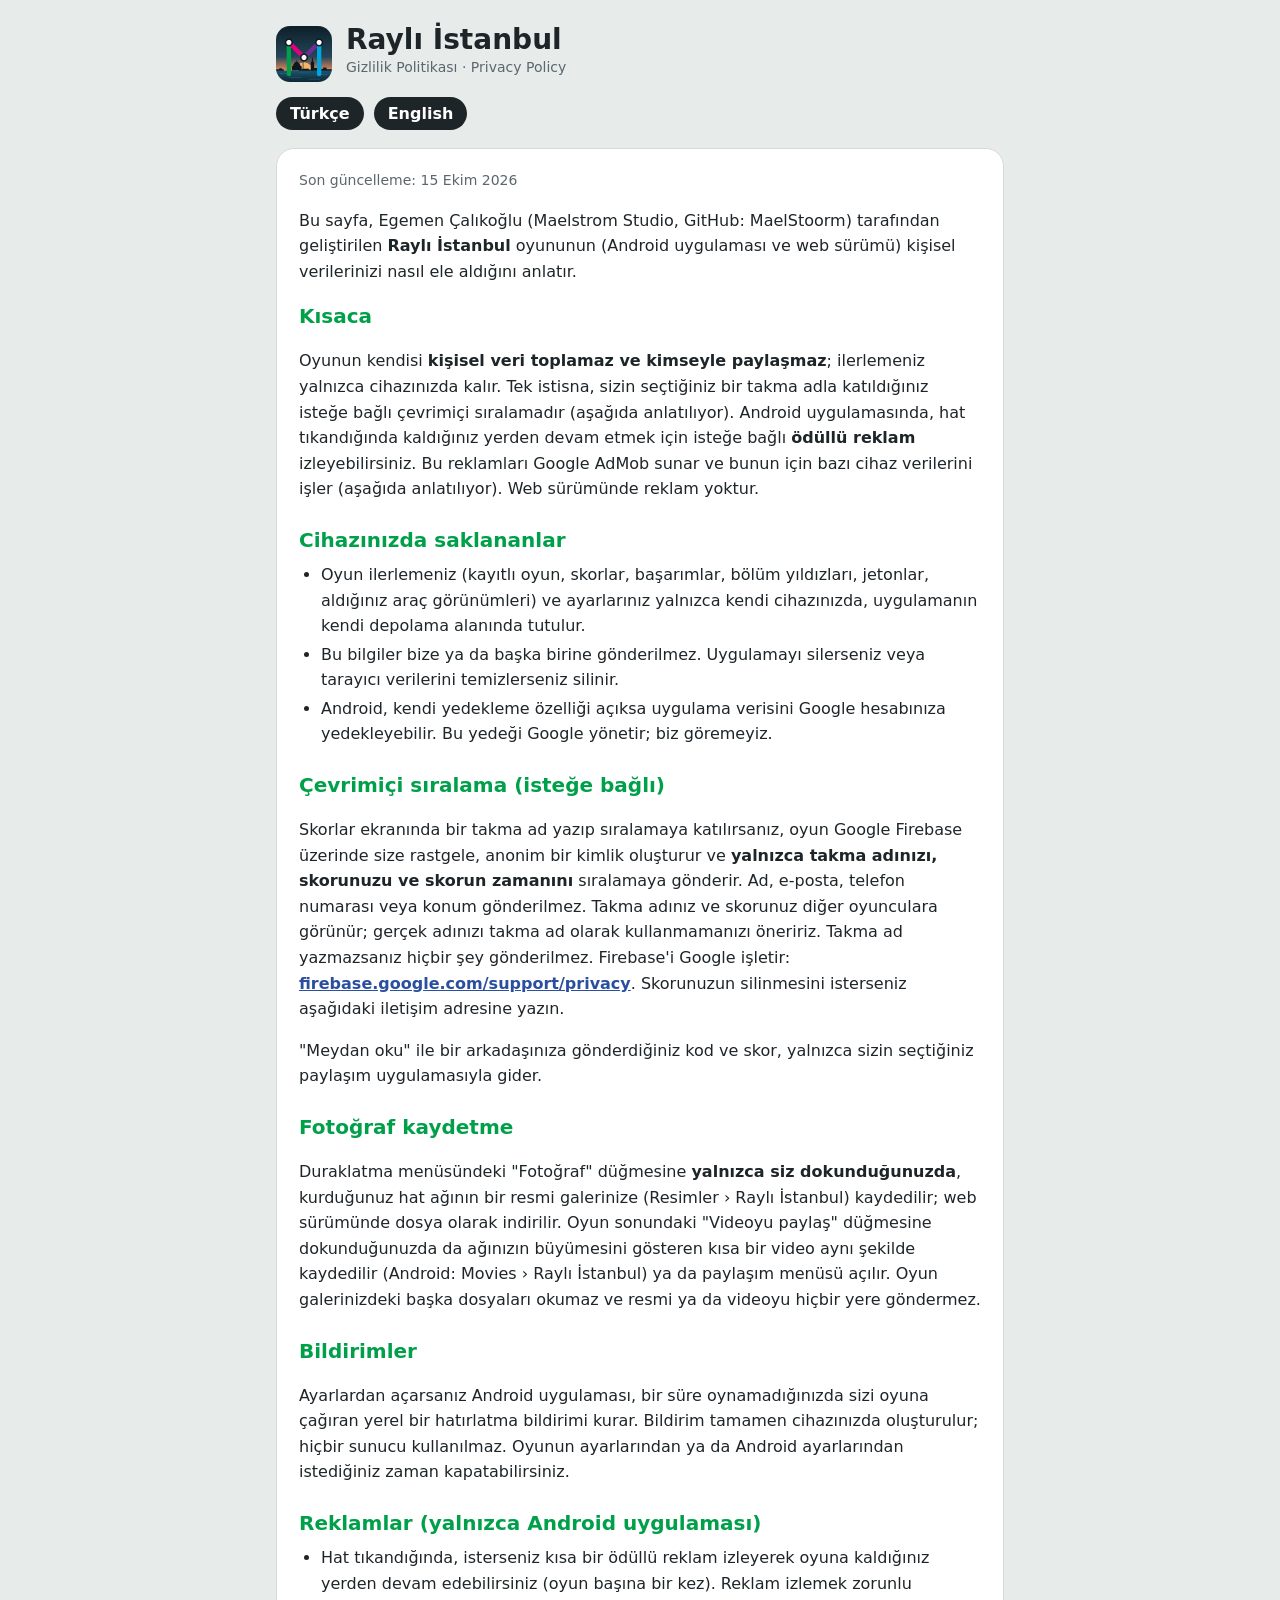
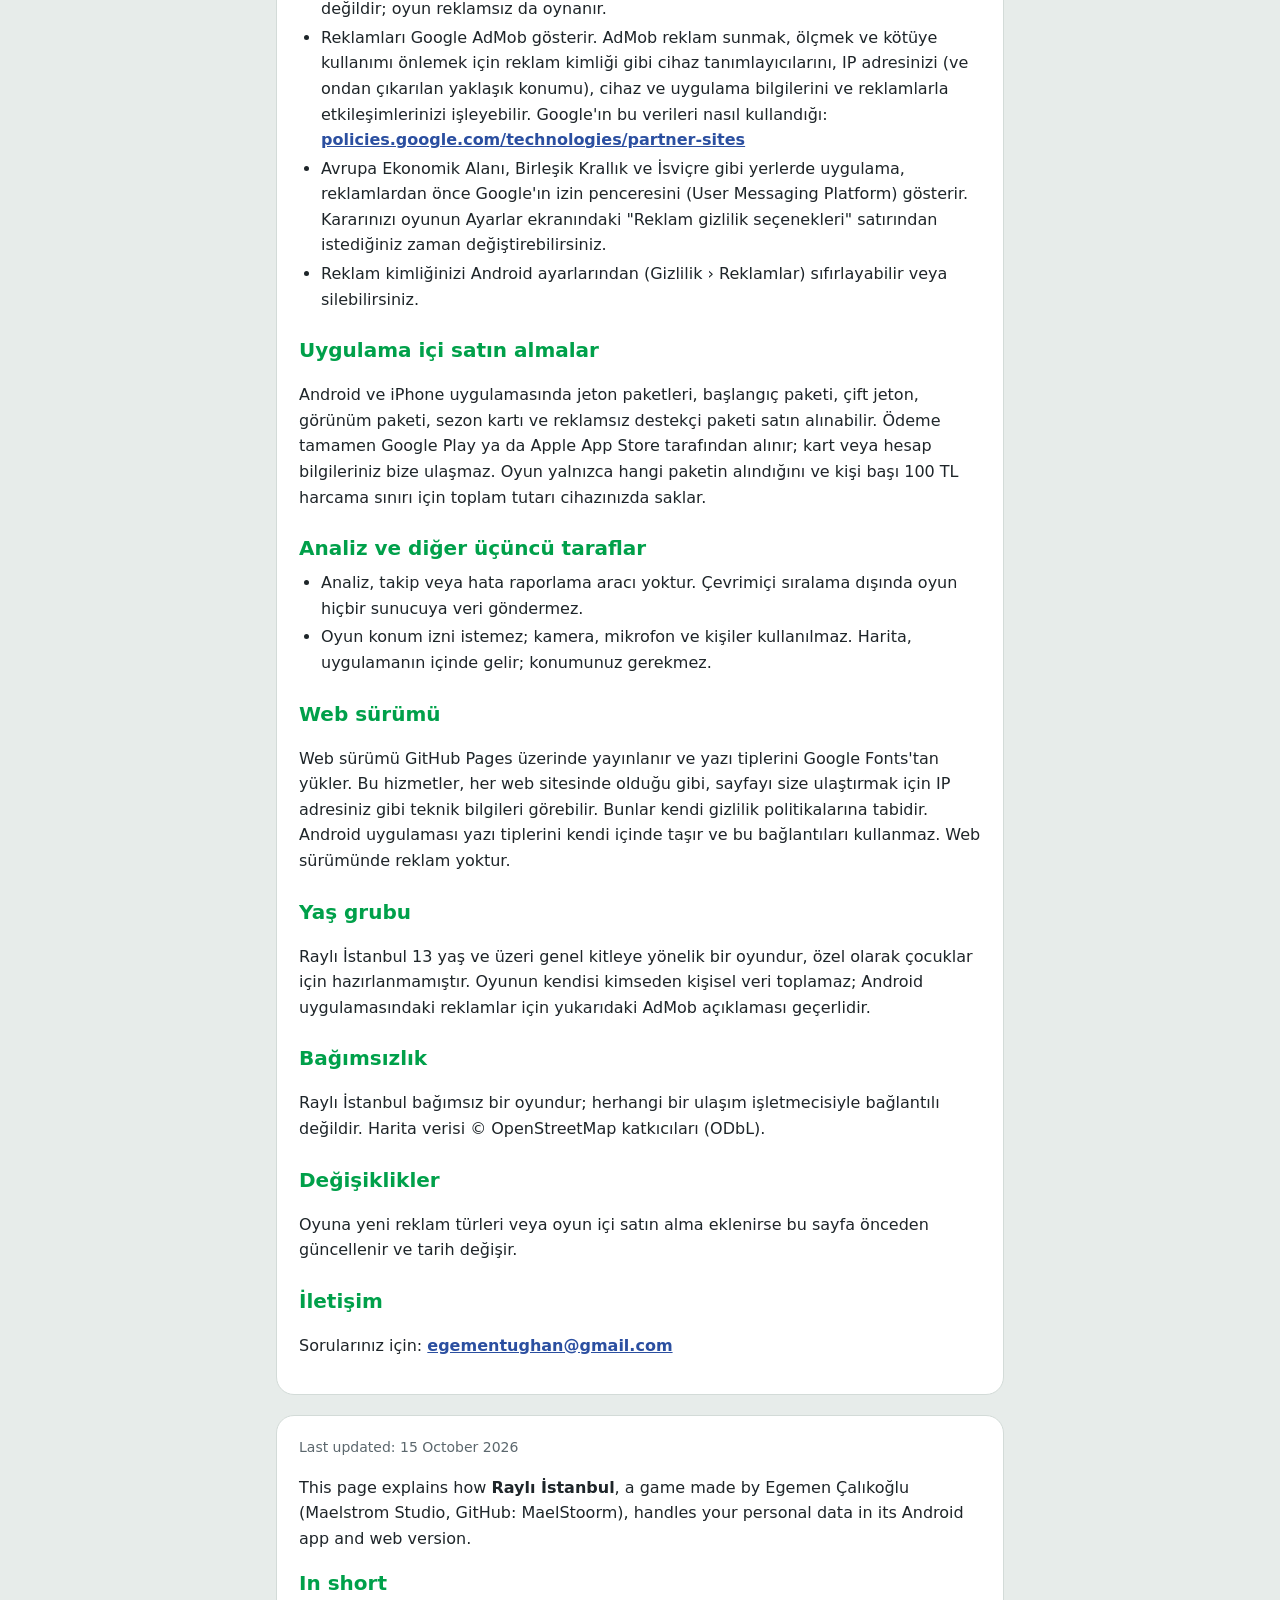
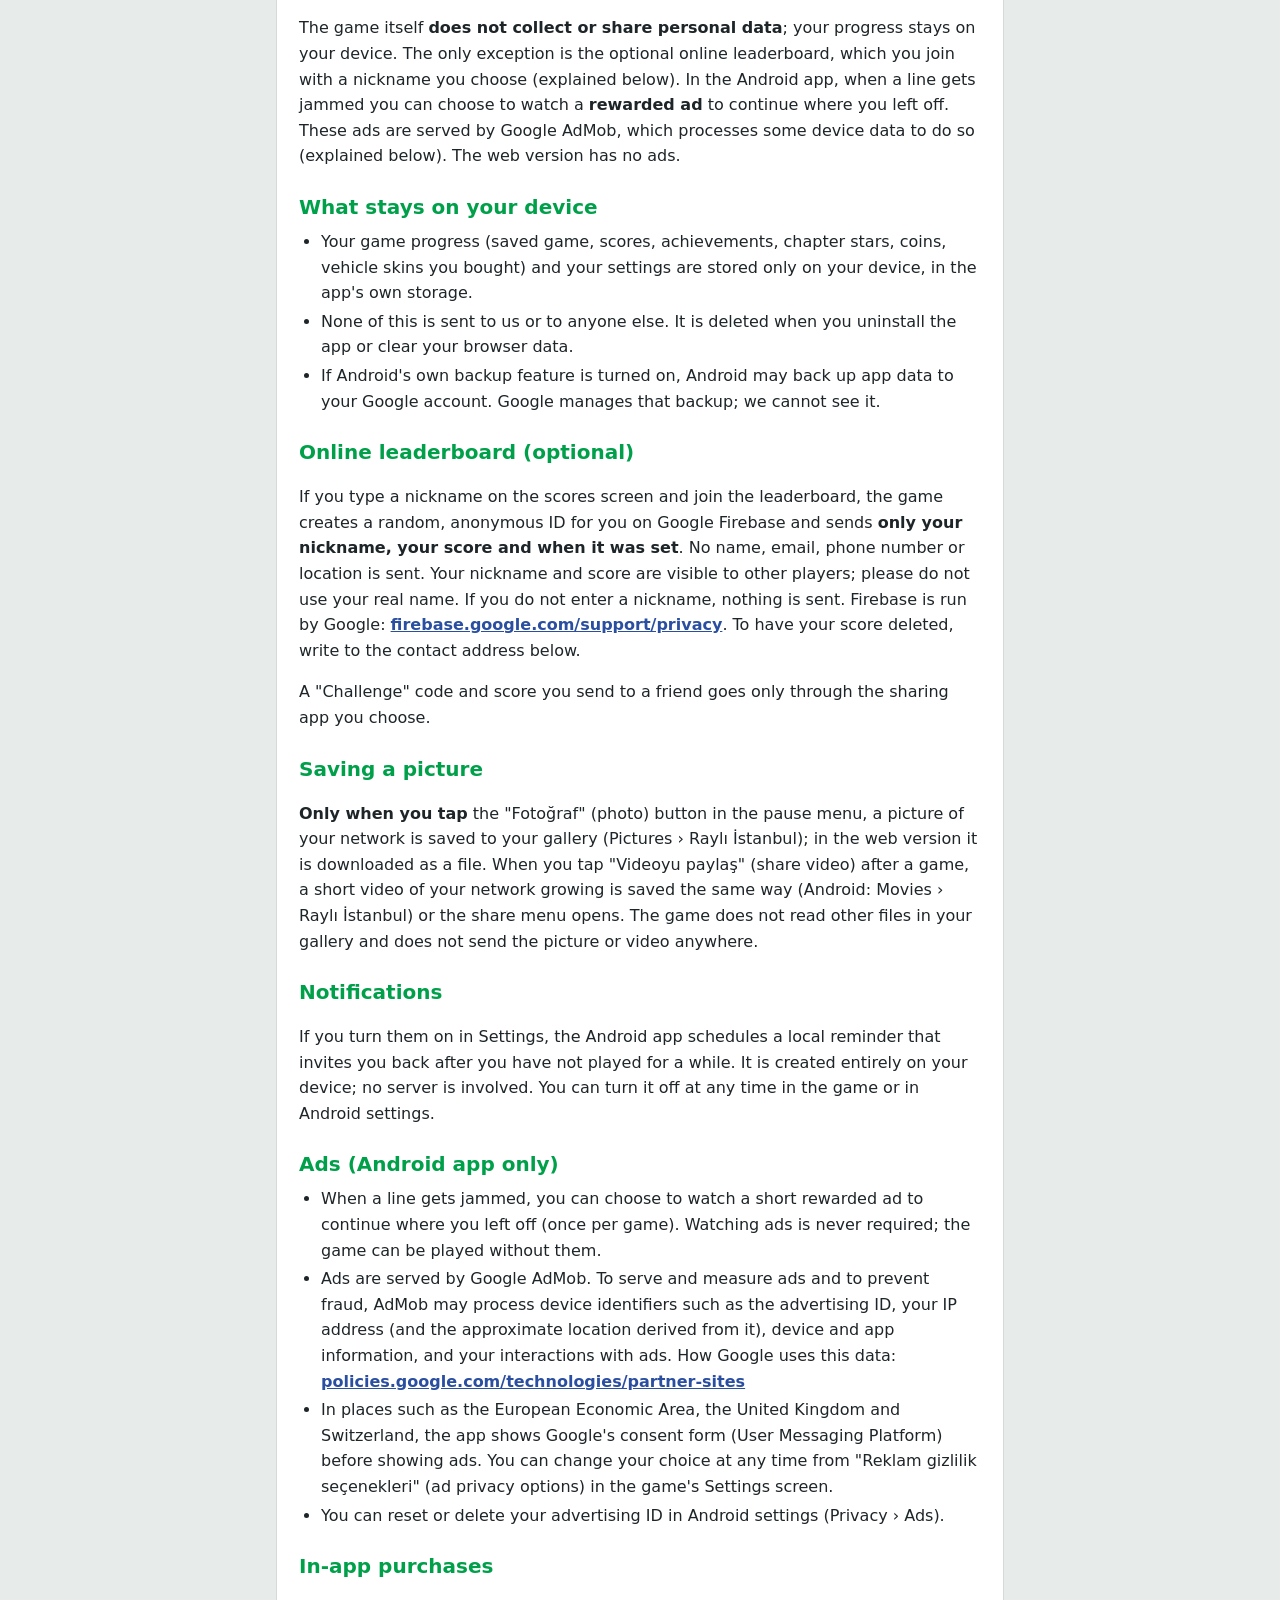
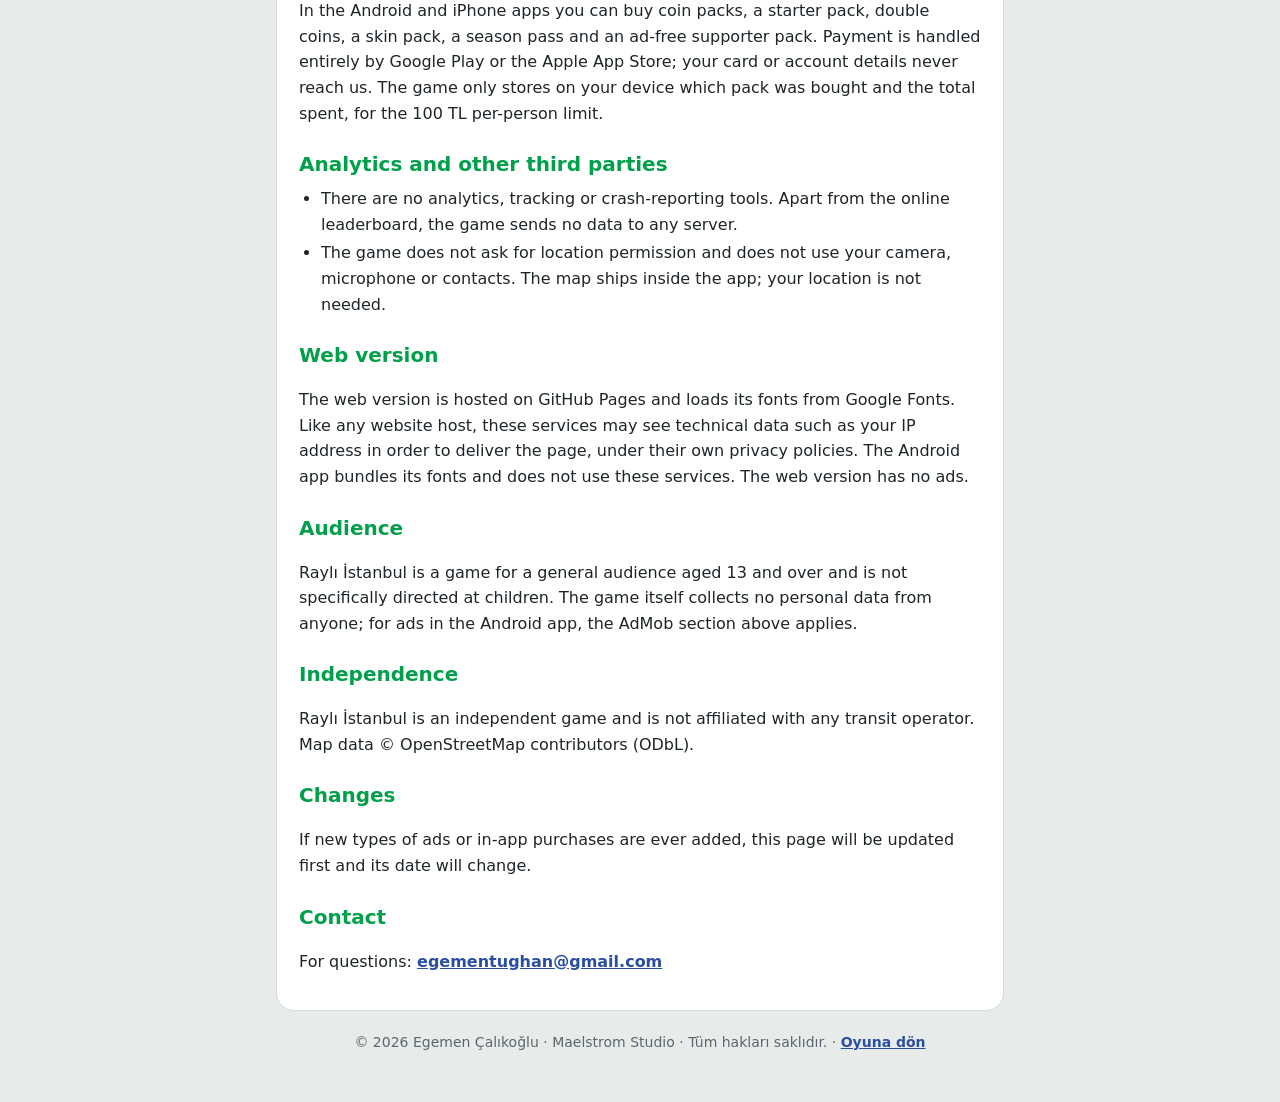
<file: gizlilik.html>
<!doctype html>
<html lang="tr">
<head>
<meta charset="utf-8">
<meta name="viewport" content="width=device-width, initial-scale=1">
<title>Raylı İstanbul · Gizlilik Politikası</title>
<meta name="author" content="Egemen Çalıkoğlu (MaelStoorm)">
<meta name="copyright" content="© 2026 Egemen Çalıkoğlu. Tüm hakları saklıdır.">
<link rel="icon" href="icon-192.png">
<style>
:root{--bg:#e7ecea;--paper:#ffffff;--ink:#1e2529;--ink-soft:#5b676d;--accent:#00A04A;--link:#2B4FA0;--line:#d3dbd8;color-scheme:light}
*{box-sizing:border-box}
body{margin:0;background:var(--bg);color:var(--ink);font:16px/1.6 "Barlow",system-ui,-apple-system,"Segoe UI",sans-serif}
main{max-width:760px;margin:0 auto;padding:24px 16px 48px}
header{display:flex;align-items:center;gap:14px;margin:0 0 6px}
header img{width:56px;height:56px;border-radius:14px;flex:none}
.card{background:var(--paper);border:1px solid var(--line);border-radius:18px;padding:20px 22px;margin:0 0 20px}
h1{font-size:28px;line-height:1.15;margin:0}
h2{font-size:20px;margin:22px 0 6px;color:var(--accent)}
h2:first-of-type{margin-top:8px}
.sub{color:var(--ink-soft);margin:0 0 6px;font-size:14px}
ul{padding-left:22px;margin:6px 0}
li{margin:3px 0}
a{color:var(--link);font-weight:600;overflow-wrap:anywhere}
.lang{display:flex;gap:10px;margin:12px 0 18px}
.lang a{background:var(--ink);border-radius:99px;padding:4px 14px;text-decoration:none;color:#fff}
footer{color:var(--ink-soft);font-size:14px;text-align:center}
</style>
</head>
<body>
<main>
<header>
  <img src="icon-192.png" alt="">
  <div>
    <h1>Raylı İstanbul</h1>
    <p class="sub">Gizlilik Politikası · Privacy Policy</p>
  </div>
</header>
<nav class="lang"><a href="#tr">Türkçe</a><a href="#en">English</a></nav>

<section class="card" id="tr" lang="tr">
  <p class="sub">Son güncelleme: 15 Ekim 2026</p>
  <p>Bu sayfa, Egemen Çalıkoğlu (Maelstrom Studio, GitHub: MaelStoorm) tarafından geliştirilen <strong>Raylı İstanbul</strong> oyununun (Android uygulaması ve web sürümü) kişisel verilerinizi nasıl ele aldığını anlatır.</p>

  <h2>Kısaca</h2>
  <p>Oyunun kendisi <strong>kişisel veri toplamaz ve kimseyle paylaşmaz</strong>; ilerlemeniz yalnızca cihazınızda kalır. Tek istisna, sizin seçtiğiniz bir takma adla katıldığınız isteğe bağlı çevrimiçi sıralamadır (aşağıda anlatılıyor). Android uygulamasında, hat tıkandığında kaldığınız yerden devam etmek için isteğe bağlı <strong>ödüllü reklam</strong> izleyebilirsiniz. Bu reklamları Google AdMob sunar ve bunun için bazı cihaz verilerini işler (aşağıda anlatılıyor). Web sürümünde reklam yoktur.</p>

  <h2>Cihazınızda saklananlar</h2>
  <ul>
    <li>Oyun ilerlemeniz (kayıtlı oyun, skorlar, başarımlar, bölüm yıldızları, jetonlar, aldığınız araç görünümleri) ve ayarlarınız yalnızca kendi cihazınızda, uygulamanın kendi depolama alanında tutulur.</li>
    <li>Bu bilgiler bize ya da başka birine gönderilmez. Uygulamayı silerseniz veya tarayıcı verilerini temizlerseniz silinir.</li>
    <li>Android, kendi yedekleme özelliği açıksa uygulama verisini Google hesabınıza yedekleyebilir. Bu yedeği Google yönetir; biz göremeyiz.</li>
  </ul>

  <h2>Çevrimiçi sıralama (isteğe bağlı)</h2>
  <p>Skorlar ekranında bir takma ad yazıp sıralamaya katılırsanız, oyun Google Firebase üzerinde size rastgele, anonim bir kimlik oluşturur ve <strong>yalnızca takma adınızı, skorunuzu ve skorun zamanını</strong> sıralamaya gönderir. Ad, e-posta, telefon numarası veya konum gönderilmez. Takma adınız ve skorunuz diğer oyunculara görünür; gerçek adınızı takma ad olarak kullanmamanızı öneririz. Takma ad yazmazsanız hiçbir şey gönderilmez. Firebase'i Google işletir: <a href="https://firebase.google.com/support/privacy">firebase.google.com/support/privacy</a>. Skorunuzun silinmesini isterseniz aşağıdaki iletişim adresine yazın.</p>
  <p>"Meydan oku" ile bir arkadaşınıza gönderdiğiniz kod ve skor, yalnızca sizin seçtiğiniz paylaşım uygulamasıyla gider.</p>

  <h2>Fotoğraf kaydetme</h2>
  <p>Duraklatma menüsündeki "Fotoğraf" düğmesine <strong>yalnızca siz dokunduğunuzda</strong>, kurduğunuz hat ağının bir resmi galerinize (Resimler › Raylı İstanbul) kaydedilir; web sürümünde dosya olarak indirilir. Oyun sonundaki "Videoyu paylaş" düğmesine dokunduğunuzda da ağınızın büyümesini gösteren kısa bir video aynı şekilde kaydedilir (Android: Movies › Raylı İstanbul) ya da paylaşım menüsü açılır. Oyun galerinizdeki başka dosyaları okumaz ve resmi ya da videoyu hiçbir yere göndermez.</p>

  <h2>Bildirimler</h2>
  <p>Ayarlardan açarsanız Android uygulaması, bir süre oynamadığınızda sizi oyuna çağıran yerel bir hatırlatma bildirimi kurar. Bildirim tamamen cihazınızda oluşturulur; hiçbir sunucu kullanılmaz. Oyunun ayarlarından ya da Android ayarlarından istediğiniz zaman kapatabilirsiniz.</p>

  <h2>Reklamlar (yalnızca Android uygulaması)</h2>
  <ul>
    <li>Hat tıkandığında, isterseniz kısa bir ödüllü reklam izleyerek oyuna kaldığınız yerden devam edebilirsiniz (oyun başına bir kez). Reklam izlemek zorunlu değildir; oyun reklamsız da oynanır.</li>
    <li>Reklamları Google AdMob gösterir. AdMob reklam sunmak, ölçmek ve kötüye kullanımı önlemek için reklam kimliği gibi cihaz tanımlayıcılarını, IP adresinizi (ve ondan çıkarılan yaklaşık konumu), cihaz ve uygulama bilgilerini ve reklamlarla etkileşimlerinizi işleyebilir. Google'ın bu verileri nasıl kullandığı: <a href="https://policies.google.com/technologies/partner-sites">policies.google.com/technologies/partner-sites</a></li>
    <li>Avrupa Ekonomik Alanı, Birleşik Krallık ve İsviçre gibi yerlerde uygulama, reklamlardan önce Google'ın izin penceresini (User Messaging Platform) gösterir. Kararınızı oyunun Ayarlar ekranındaki "Reklam gizlilik seçenekleri" satırından istediğiniz zaman değiştirebilirsiniz.</li>
    <li>Reklam kimliğinizi Android ayarlarından (Gizlilik › Reklamlar) sıfırlayabilir veya silebilirsiniz.</li>
  </ul>

  <h2>Uygulama içi satın almalar</h2>
  <p>Android ve iPhone uygulamasında jeton paketleri, başlangıç paketi, çift jeton, görünüm paketi, sezon kartı ve reklamsız destekçi paketi satın alınabilir. Ödeme tamamen Google Play ya da Apple App Store tarafından alınır; kart veya hesap bilgileriniz bize ulaşmaz. Oyun yalnızca hangi paketin alındığını ve kişi başı 100 TL harcama sınırı için toplam tutarı cihazınızda saklar.</p>

  <h2>Analiz ve diğer üçüncü taraflar</h2>
  <ul>
    <li>Analiz, takip veya hata raporlama aracı yoktur. Çevrimiçi sıralama dışında oyun hiçbir sunucuya veri göndermez.</li>
    <li>Oyun konum izni istemez; kamera, mikrofon ve kişiler kullanılmaz. Harita, uygulamanın içinde gelir; konumunuz gerekmez.</li>
  </ul>

  <h2>Web sürümü</h2>
  <p>Web sürümü GitHub Pages üzerinde yayınlanır ve yazı tiplerini Google Fonts'tan yükler. Bu hizmetler, her web sitesinde olduğu gibi, sayfayı size ulaştırmak için IP adresiniz gibi teknik bilgileri görebilir. Bunlar kendi gizlilik politikalarına tabidir. Android uygulaması yazı tiplerini kendi içinde taşır ve bu bağlantıları kullanmaz. Web sürümünde reklam yoktur.</p>

  <h2>Yaş grubu</h2>
  <p>Raylı İstanbul 13 yaş ve üzeri genel kitleye yönelik bir oyundur, özel olarak çocuklar için hazırlanmamıştır. Oyunun kendisi kimseden kişisel veri toplamaz; Android uygulamasındaki reklamlar için yukarıdaki AdMob açıklaması geçerlidir.</p>

  <h2>Bağımsızlık</h2>
  <p>Raylı İstanbul bağımsız bir oyundur; herhangi bir ulaşım işletmecisiyle bağlantılı değildir. Harita verisi © OpenStreetMap katkıcıları (ODbL).</p>

  <h2>Değişiklikler</h2>
  <p>Oyuna yeni reklam türleri veya oyun içi satın alma eklenirse bu sayfa önceden güncellenir ve tarih değişir.</p>

  <h2>İletişim</h2>
  <p>Sorularınız için: <a href="mailto:egementughan@gmail.com">egementughan@gmail.com</a></p>
</section>

<section class="card" id="en" lang="en">
  <p class="sub">Last updated: 15 October 2026</p>
  <p>This page explains how <strong>Raylı İstanbul</strong>, a game made by Egemen Çalıkoğlu (Maelstrom Studio, GitHub: MaelStoorm), handles your personal data in its Android app and web version.</p>

  <h2>In short</h2>
  <p>The game itself <strong>does not collect or share personal data</strong>; your progress stays on your device. The only exception is the optional online leaderboard, which you join with a nickname you choose (explained below). In the Android app, when a line gets jammed you can choose to watch a <strong>rewarded ad</strong> to continue where you left off. These ads are served by Google AdMob, which processes some device data to do so (explained below). The web version has no ads.</p>

  <h2>What stays on your device</h2>
  <ul>
    <li>Your game progress (saved game, scores, achievements, chapter stars, coins, vehicle skins you bought) and your settings are stored only on your device, in the app's own storage.</li>
    <li>None of this is sent to us or to anyone else. It is deleted when you uninstall the app or clear your browser data.</li>
    <li>If Android's own backup feature is turned on, Android may back up app data to your Google account. Google manages that backup; we cannot see it.</li>
  </ul>

  <h2>Online leaderboard (optional)</h2>
  <p>If you type a nickname on the scores screen and join the leaderboard, the game creates a random, anonymous ID for you on Google Firebase and sends <strong>only your nickname, your score and when it was set</strong>. No name, email, phone number or location is sent. Your nickname and score are visible to other players; please do not use your real name. If you do not enter a nickname, nothing is sent. Firebase is run by Google: <a href="https://firebase.google.com/support/privacy">firebase.google.com/support/privacy</a>. To have your score deleted, write to the contact address below.</p>
  <p>A "Challenge" code and score you send to a friend goes only through the sharing app you choose.</p>

  <h2>Saving a picture</h2>
  <p><strong>Only when you tap</strong> the "Fotoğraf" (photo) button in the pause menu, a picture of your network is saved to your gallery (Pictures › Raylı İstanbul); in the web version it is downloaded as a file. When you tap "Videoyu paylaş" (share video) after a game, a short video of your network growing is saved the same way (Android: Movies › Raylı İstanbul) or the share menu opens. The game does not read other files in your gallery and does not send the picture or video anywhere.</p>

  <h2>Notifications</h2>
  <p>If you turn them on in Settings, the Android app schedules a local reminder that invites you back after you have not played for a while. It is created entirely on your device; no server is involved. You can turn it off at any time in the game or in Android settings.</p>

  <h2>Ads (Android app only)</h2>
  <ul>
    <li>When a line gets jammed, you can choose to watch a short rewarded ad to continue where you left off (once per game). Watching ads is never required; the game can be played without them.</li>
    <li>Ads are served by Google AdMob. To serve and measure ads and to prevent fraud, AdMob may process device identifiers such as the advertising ID, your IP address (and the approximate location derived from it), device and app information, and your interactions with ads. How Google uses this data: <a href="https://policies.google.com/technologies/partner-sites">policies.google.com/technologies/partner-sites</a></li>
    <li>In places such as the European Economic Area, the United Kingdom and Switzerland, the app shows Google's consent form (User Messaging Platform) before showing ads. You can change your choice at any time from "Reklam gizlilik seçenekleri" (ad privacy options) in the game's Settings screen.</li>
    <li>You can reset or delete your advertising ID in Android settings (Privacy › Ads).</li>
  </ul>

  <h2>In-app purchases</h2>
  <p>In the Android and iPhone apps you can buy coin packs, a starter pack, double coins, a skin pack, a season pass and an ad-free supporter pack. Payment is handled entirely by Google Play or the Apple App Store; your card or account details never reach us. The game only stores on your device which pack was bought and the total spent, for the 100 TL per-person limit.</p>

  <h2>Analytics and other third parties</h2>
  <ul>
    <li>There are no analytics, tracking or crash-reporting tools. Apart from the online leaderboard, the game sends no data to any server.</li>
    <li>The game does not ask for location permission and does not use your camera, microphone or contacts. The map ships inside the app; your location is not needed.</li>
  </ul>

  <h2>Web version</h2>
  <p>The web version is hosted on GitHub Pages and loads its fonts from Google Fonts. Like any website host, these services may see technical data such as your IP address in order to deliver the page, under their own privacy policies. The Android app bundles its fonts and does not use these services. The web version has no ads.</p>

  <h2>Audience</h2>
  <p>Raylı İstanbul is a game for a general audience aged 13 and over and is not specifically directed at children. The game itself collects no personal data from anyone; for ads in the Android app, the AdMob section above applies.</p>

  <h2>Independence</h2>
  <p>Raylı İstanbul is an independent game and is not affiliated with any transit operator. Map data © OpenStreetMap contributors (ODbL).</p>

  <h2>Changes</h2>
  <p>If new types of ads or in-app purchases are ever added, this page will be updated first and its date will change.</p>

  <h2>Contact</h2>
  <p>For questions: <a href="mailto:egementughan@gmail.com">egementughan@gmail.com</a></p>
</section>

<footer>© 2026 Egemen Çalıkoğlu · Maelstrom Studio · Tüm hakları saklıdır. · <a href="./">Oyuna dön</a></footer>
</main>
</body>
</html>
</file>
